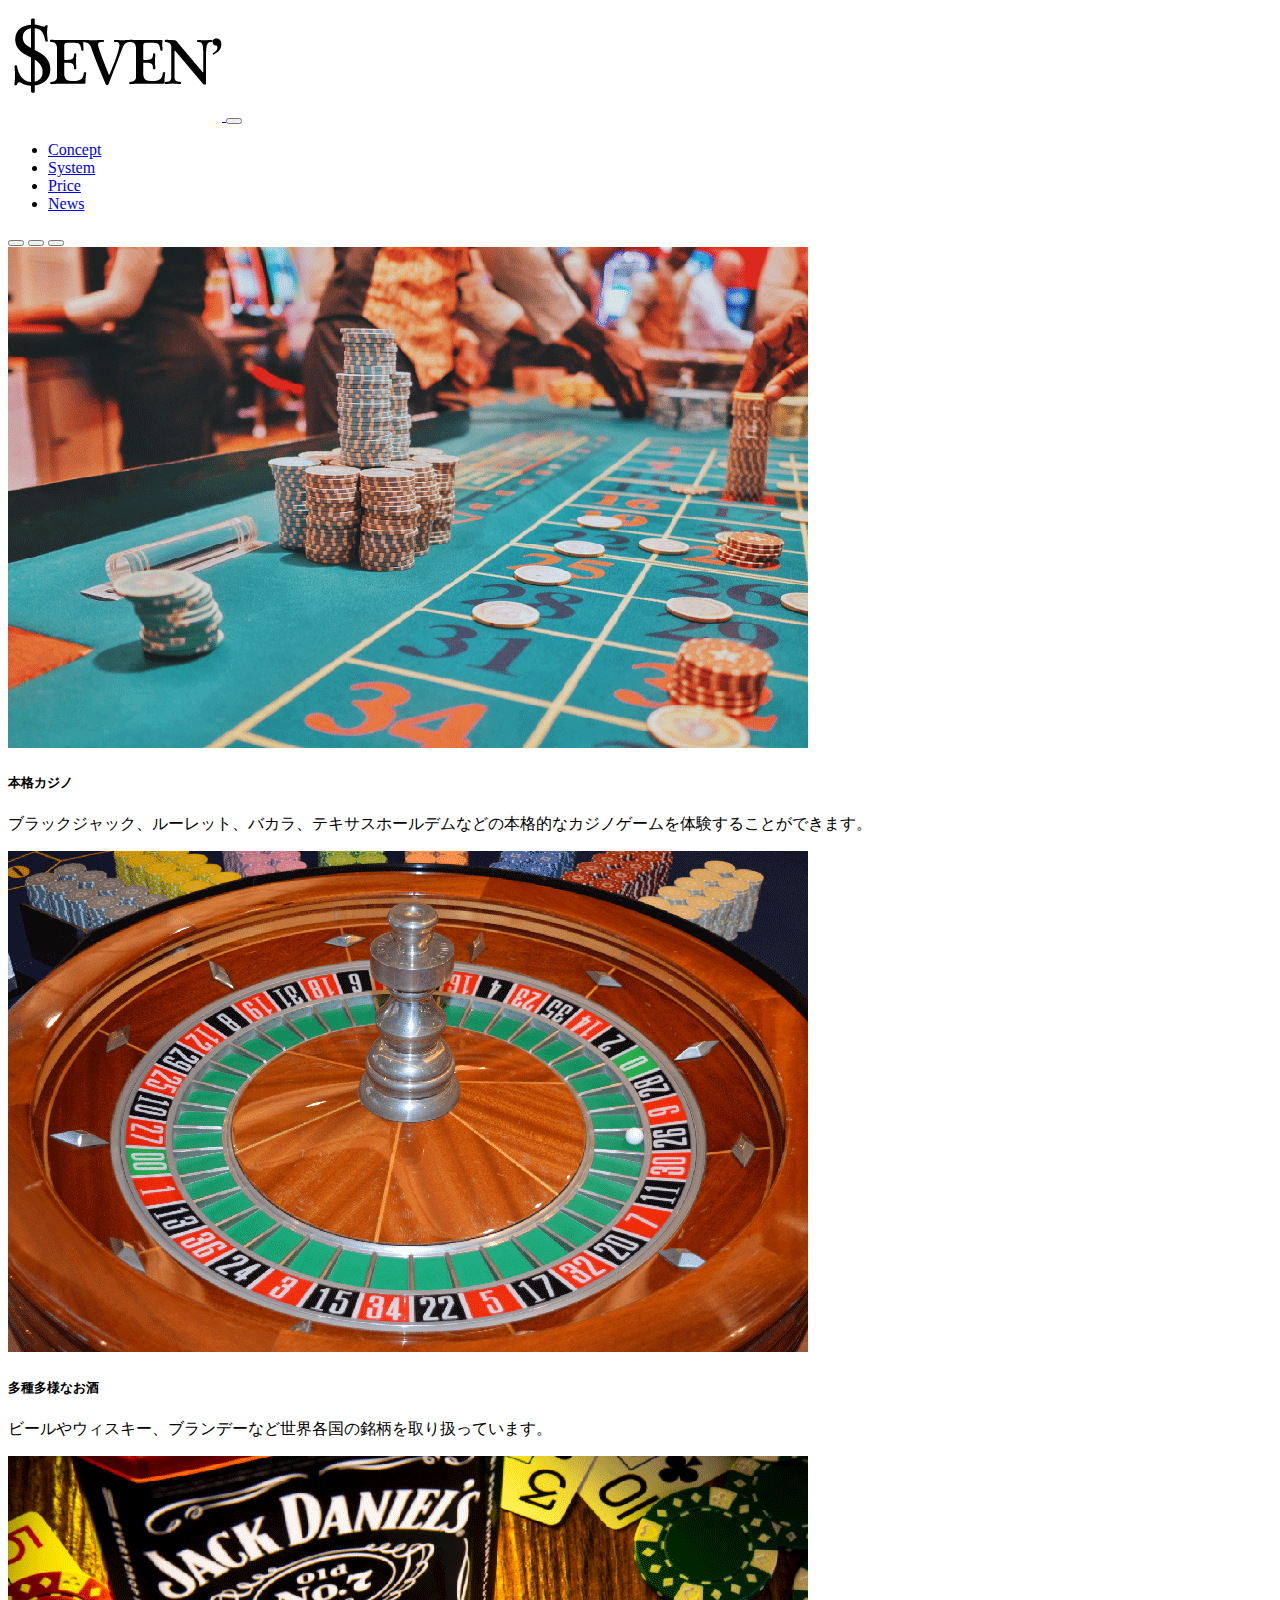
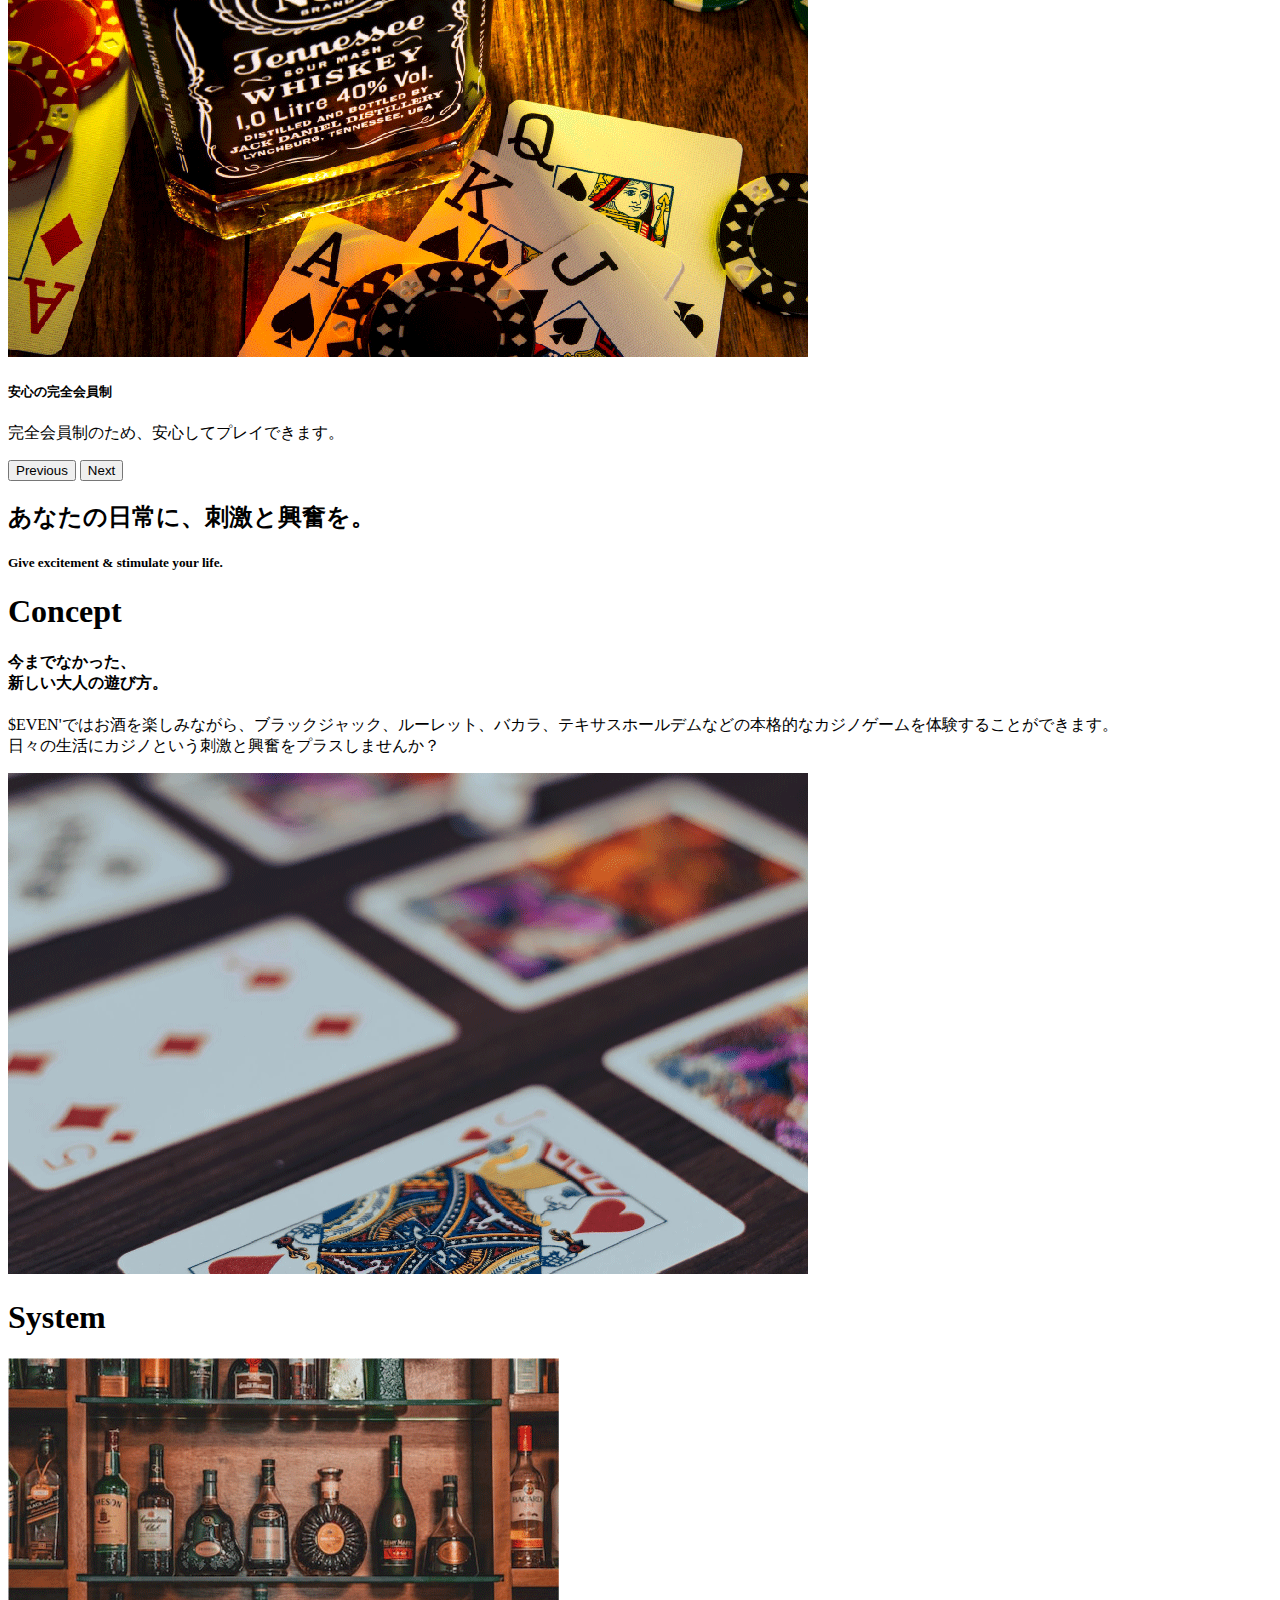
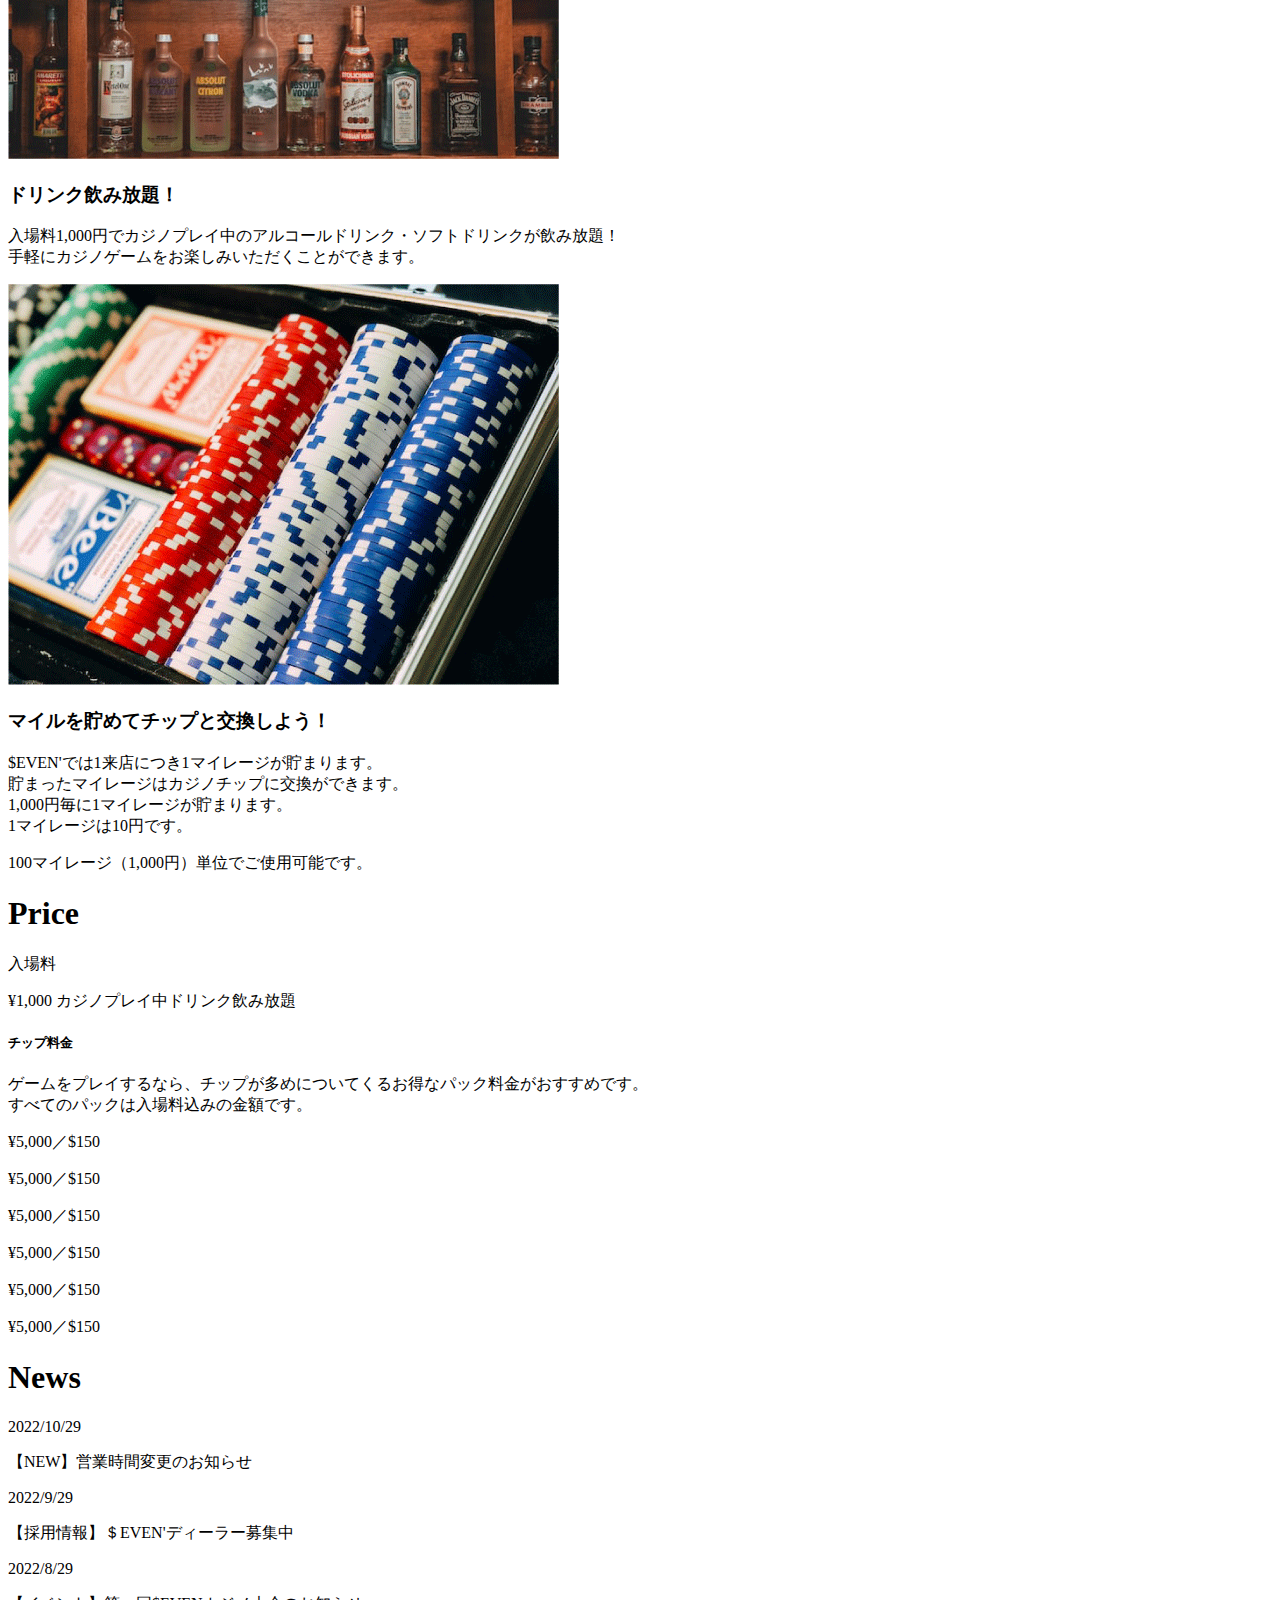
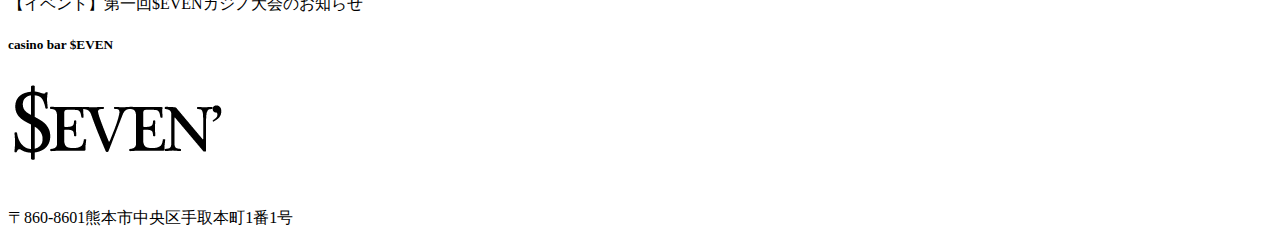
<file: bs_casino/index.html>
<!doctype html>
<html lang="ja">
    <head>
        <meta charset="utf-8">
        <meta name="viewport" content="width=device-width, initial-scale=1">
        <link href="https://cdn.jsdelivr.net/npm/bootstrap@5.0.2/dist/css/bootstrap.min.css" rel="stylesheet" integrity="sha384-EVSTQN3/azprG1Anm3QDgpJLIm9Nao0Yz1ztcQTwFspd3yD65VohhpuuCOmLASjC" crossorigin="anonymous">

        <title>casino bar $EVEN</title>
    </head>

    <body>
        <header>
            <nav class="navbar navbar-expand-lg navbar-light bg-light">
                  <a class="navbar-brand text-center" href="#">
                  <img class="w-50" src="images/logo.png" alt="">
                  </a>
                  <button class="navbar-toggler" type="button" data-bs-toggle="collapse" data-bs-target="#navbarSupportedContent" aria-controls="navbarSupportedContent" aria-expanded="false" aria-label="Toggle navigation">
                    <span class="navbar-toggler-icon"></span>
                  </button>
                  <div class="collapse navbar-collapse" id="navbarSupportedContent">
                    <ul class="navbar-nav me-auto mb-2 mb-lg-0">
                      <li class="nav-item">
                        <a class="nav-link" href="#">Concept</a>
                      </li>

                      <li class="nav-item">
                        <a class="nav-link" href="#">System</a>
                      </li>

                      <li class="nav-item">
                        <a class="nav-link" href="#">Price</a>
                      </li>

                      <li class="nav-item">
                        <a class="nav-link" href="#">News</a>
                      </li>

                      
                    </ul>
                    
                  </div>
              </nav>
        </header>

        <main>
            <section id="slideshow">
                <div id="carouselExampleCaptions" class="carousel slide carousel-dark" data-bs-ride="carousel">
                    <div class="carousel-indicators">
                      <button type="button" data-bs-target="#carouselExampleCaptions" data-bs-slide-to="0" class="active" aria-current="true" aria-label="Slide 1"></button>
                      <button type="button" data-bs-target="#carouselExampleCaptions" data-bs-slide-to="1" aria-label="Slide 2"></button>
                      <button type="button" data-bs-target="#carouselExampleCaptions" data-bs-slide-to="2" aria-label="Slide 3"></button>
                    </div>
                    <div class="carousel-inner">
                      <div class="carousel-item active">
                        <img src="images/001.png" class="d-block w-100" alt="...">
                        <div class="carousel-caption">
                          <h5>本格カジノ</h5>
                          <p class="d-none d-md-block">ブラックジャック、ルーレット、バカラ、テキサスホールデムなどの本格的なカジノゲームを体験することができます。</p>
                        </div>
                      </div>
                      <div class="carousel-item">
                        <img src="images/002.png" class="d-block w-100" alt="...">
                        <div class="carousel-caption text-light">
                          <h5>多種多様なお酒</h5>
                          <p class="d-none d-md-block">ビールやウィスキー、ブランデーなど世界各国の銘柄を取り扱っています。</p>
                        </div>
                      </div>
                      <div class="carousel-item">
                        <img src="images/003.png" class="d-block w-100" alt="...">
                        <div class="carousel-caption text-light">
                          <h5>安心の完全会員制</h5>
                          <p class="d-none d-md-block">完全会員制のため、安心してプレイできます。</p>
                        </div>
                      </div>
                    </div>
                    <button class="carousel-control-prev" type="button" data-bs-target="#carouselExampleCaptions" data-bs-slide="prev">
                      <span class="carousel-control-prev-icon" aria-hidden="true"></span>
                      <span class="visually-hidden">Previous</span>
                    </button>
                    <button class="carousel-control-next" type="button" data-bs-target="#carouselExampleCaptions" data-bs-slide="next">
                      <span class="carousel-control-next-icon" aria-hidden="true"></span>
                      <span class="visually-hidden">Next</span>
                    </button>
                  </div>
            </section>

            <section id="item">
                <div class="container py-5">
                    <h2 class="display-6 text-center pt-5">あなたの日常に、刺激と興奮を。</h2>
                    <h5 class="text-center fst-italic pb-5">Give excitement & stimulate your life.</h5>
                </div>

                <div class="container my-5"> 
                  <div class="row">
                    <div class="col-7 pb-5">
                      <h1 class="text-decoration-underline">Concept
                      </h1>
                      <h4 class="py-2">
                          今までなかった、<br>
                          新しい大人の遊び方。
                      </h4>  
                      <p>
                        $EVEN'ではお酒を楽しみながら、ブラックジャック、ルーレット、バカラ、テキサスホールデムなどの本格的なカジノゲームを体験することができます。<br>
                        日々の生活にカジノという刺激と興奮をプラスしませんか？
                      </p>
                    </div>
                    <div class="col">
                      <img class="img-fluid" src="images/005.png" alt="">
                    </div>
                </div>
              </div>

                <div class="container">
                  <h1 class="text-center text-decoration-underline p-5">System</h1>

                  <div class="row">
                    <div class="col g-3">
                      <img class="img-fluid" src="images/009.png" alt="">
                      <h3 class="py-2">ドリンク飲み放題！</h3>
                      <p>
                        入場料1,000円でカジノプレイ中のアルコールドリンク・ソフトドリンクが飲み放題！<br>
                        手軽にカジノゲームをお楽しみいただくことができます。
                      </p>
                    </div>

                    <div class="col g-3">
                      <img class="img-fluid" src="images/008.png" alt="">
                      <h3 class="py-2">マイルを貯めてチップと交換しよう！</h3>
                      <p>
                        $EVEN'では1来店につき1マイレージが貯まります。<br>
                        貯まったマイレージはカジノチップに交換ができます。<br>
                        1,000円毎に1マイレージが貯まります。<br>
                        1マイレージは10円です。<br>
                      </p>
                      <p class="text-danger py-1">100マイレージ（1,000円）単位でご使用可能です。</p>
                    </div>
                  </div>
                </div>
            </section>

            <section id="jambo">
                <div class="container">
                    <div class="bg-dark p-5 text-white my-5 rounded">
                        <h1 class="text-decoration-underline text-center pb-5">Price</h1>
                        <div class="row pb-5">
                          <div class="col-3 border border-warning text-center">
                            <p class="fw-normal">入場料</p>
                          </div>

                          <div class="col border border-warning text-center">
                            <p class="fw-normal">¥1,000 カジノプレイ中ドリンク飲み放題</p>
                          </div>
                        </div>

                        <h5>チップ料金</h5>
                        <p>
                          ゲームをプレイするなら、チップが多めについてくるお得なパック料金がおすすめです。<br>
                          すべてのパックは入場料込みの金額です。
                        </p>

                        <div class="row pb-3">
                          <div class="col border border-warning text-center g-3 m-1">
                            <p>¥5,000／$150</p>
                          </div>

                          <div class="col border border-warning text-center g-3 m-1">
                            <p>¥5,000／$150</p>
                          </div>

                          <div class="col border border-warning text-center g-3 m-1">
                            <p>¥5,000／$150</p>
                          </div>

                          <div class="col border border-warning text-center g-3 m-1">
                            <p>¥5,000／$150</p>
                          </div>

                          <div class="col border border-warning text-center g-3 m-1">
                            <p>¥5,000／$150</p>
                          </div>

                          <div class="col border border-warning text-center g-3 m-1">
                            <p>¥5,000／$150</p>
                          </div>

                        </div>
                        
                    </div>
                </div>
            </section>

            <section class="container py-5">
              <h1 class="text-decoration-underline">News</h1>
              <div class="row border-bottom pt-5">
                <p class="col-2">2022/10/29</p>
                <p class="col">【NEW】営業時間変更のお知らせ</p>
              </div>

              <div class="row border-bottom pt-3">
                <p class="col-2">2022/9/29</p>
                <p class="col">【採用情報】＄EVEN'ディーラー募集中</p>
              </div>

              <div class="row border-bottom pt-3 mb-5">
                <p class="col-2">2022/8/29</p>
                <p class="col">【イベント】第一回$EVENカジノ大会のお知らせ</p>
              </div>
            </section>


        </main>

        <footer>
            <div class="bg-light text-dark p-5 text-center">
                <h5>casino bar $EVEN</h5>
                <img src="images/logo.png" alt="">
                <p>〒860-8601熊本市中央区手取本町1番1号</p>

            </div>
        </footer>

        <script src="https://cdn.jsdelivr.net/npm/bootstrap@5.0.2/dist/js/bootstrap.bundle.min.js" integrity="sha384-MrcW6ZMFYlzcLA8Nl+NtUVF0sA7MsXsP1UyJoMp4YLEuNSfAP+JcXn/tWtIaxVXM" crossorigin="anonymous"></script>
    </body>
</html>
</file>
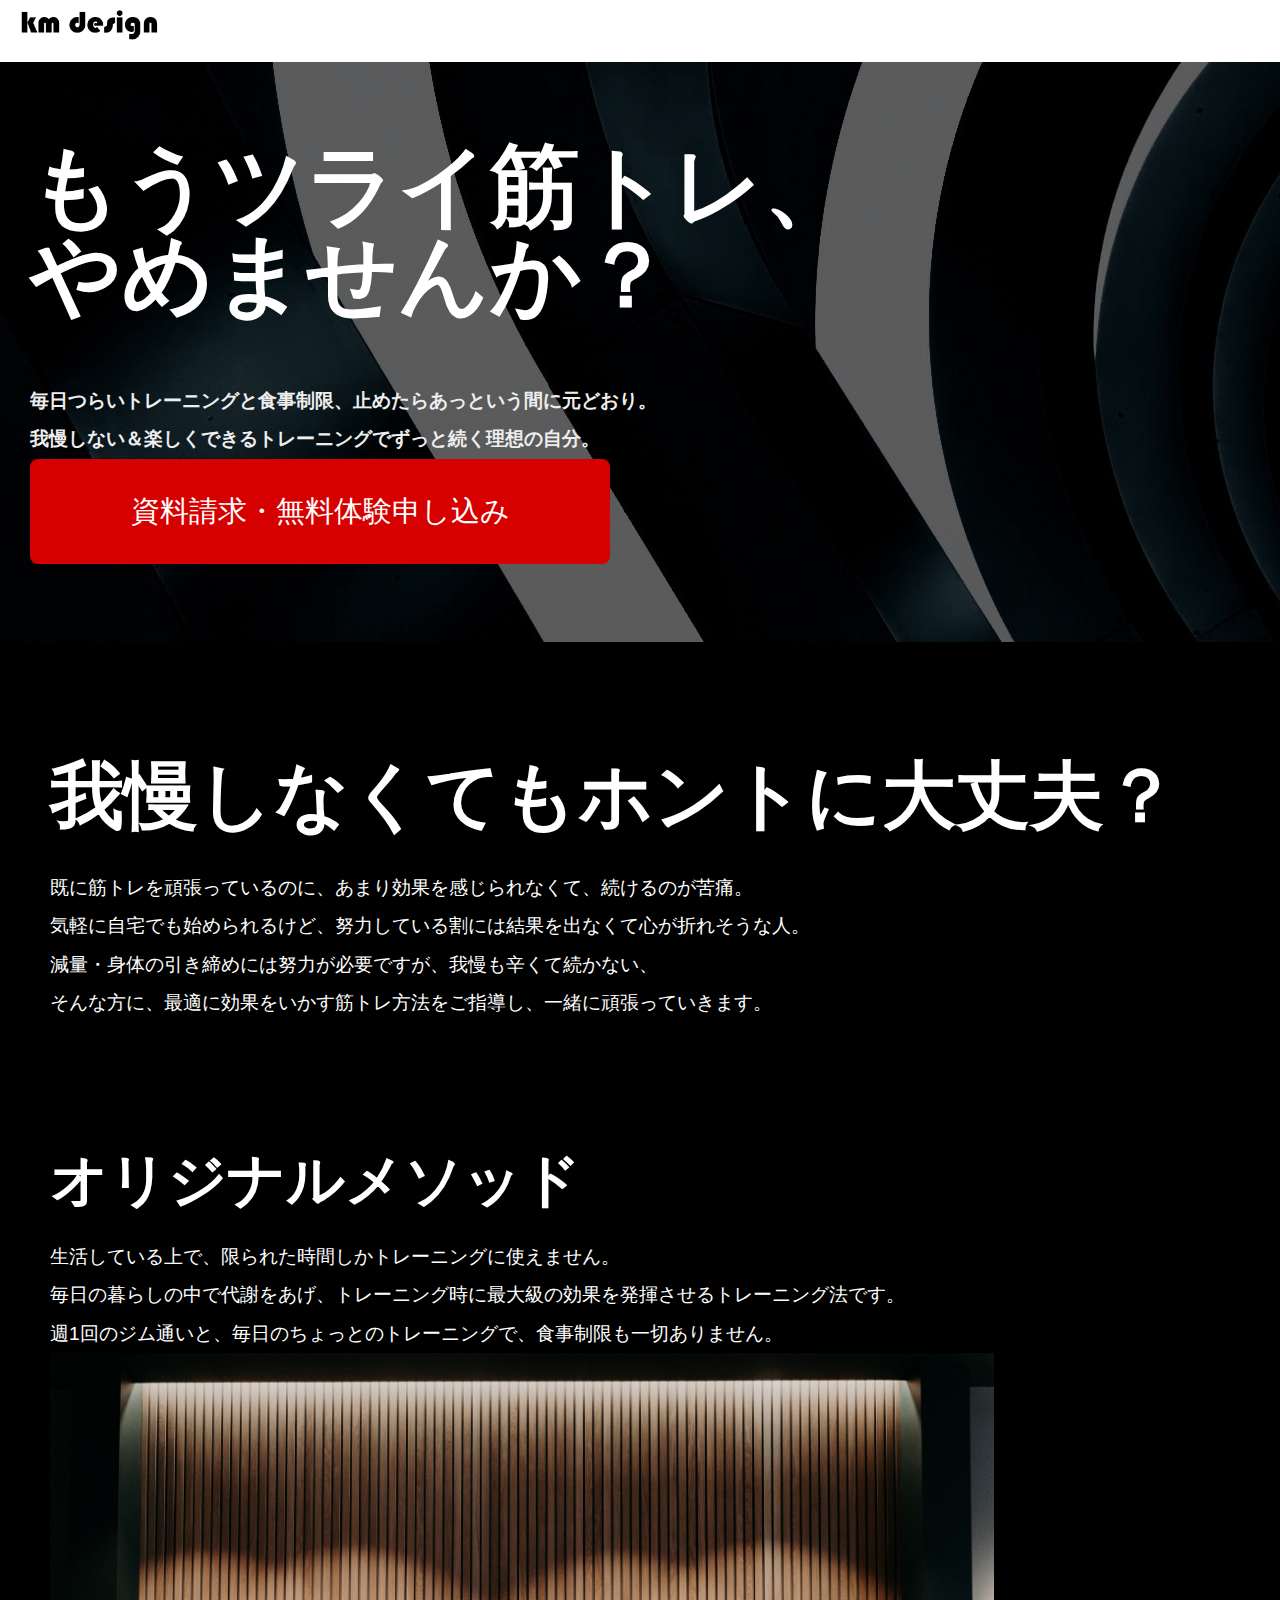
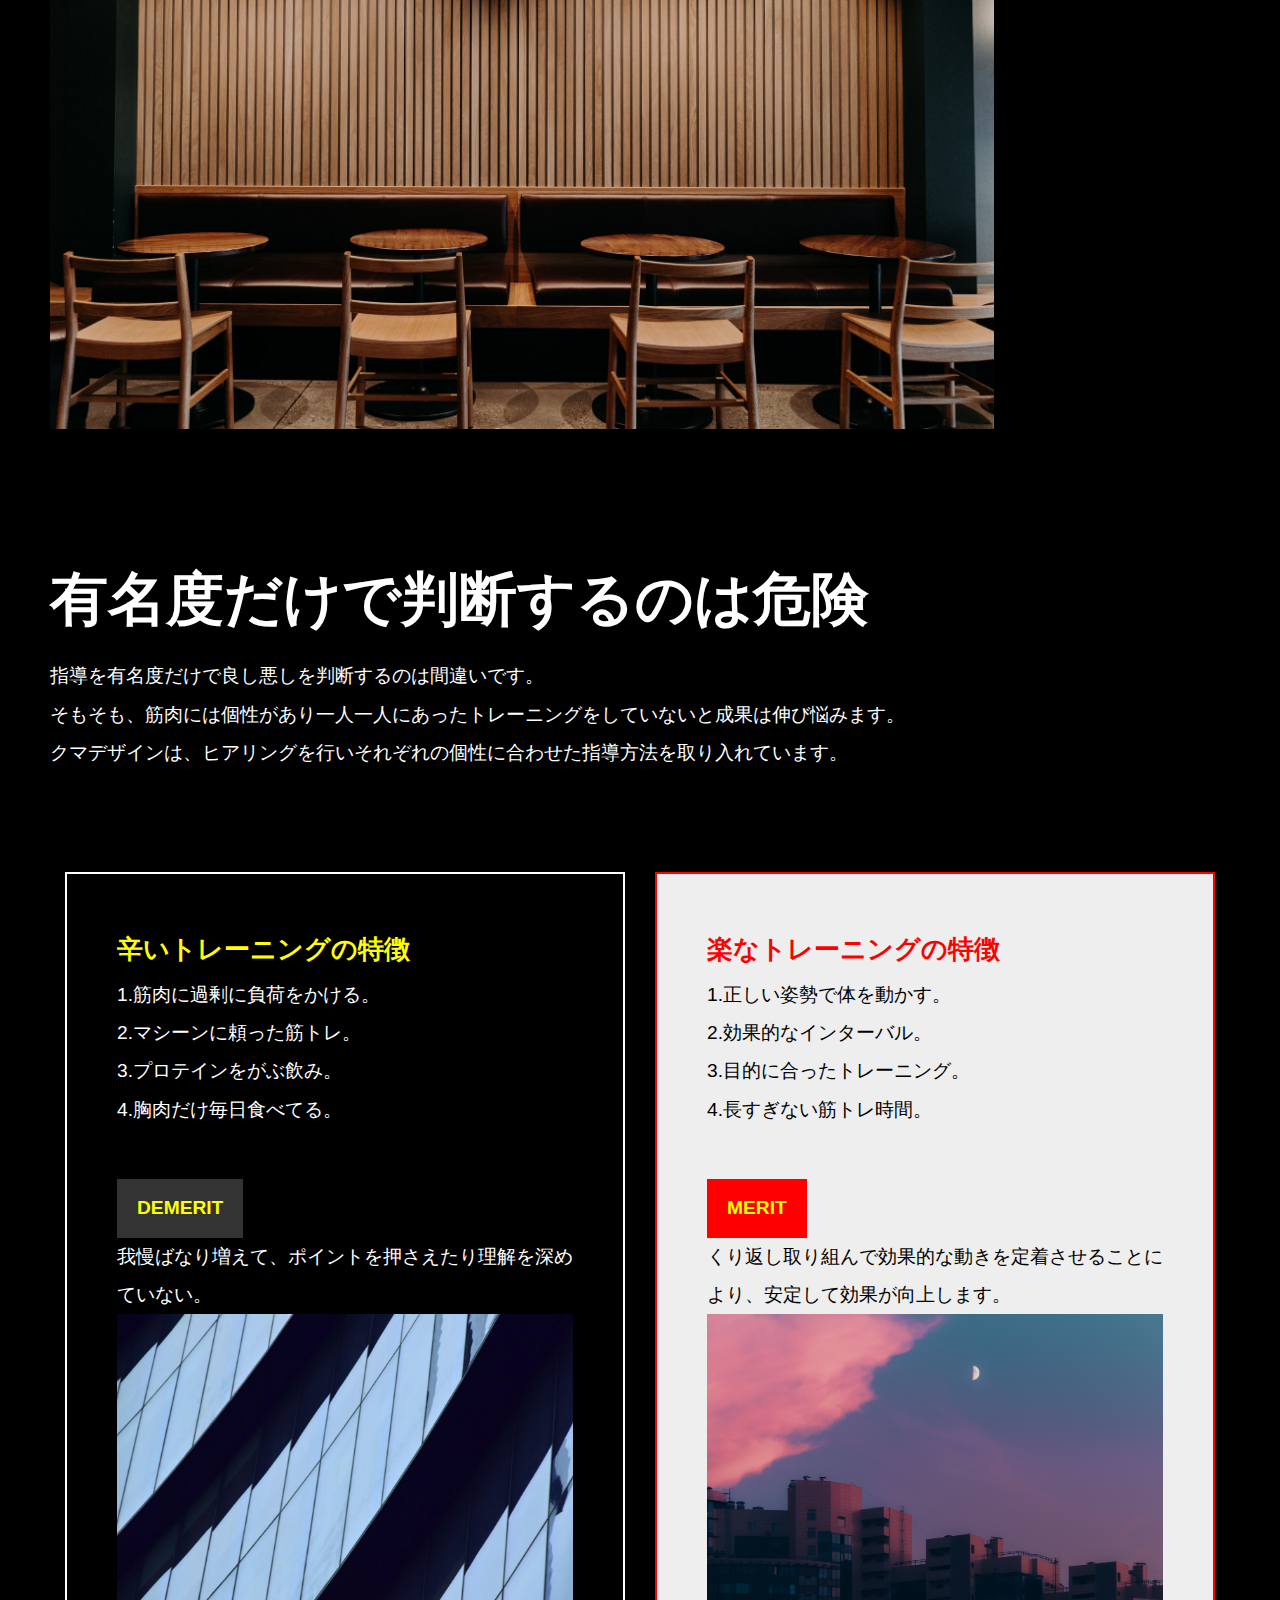
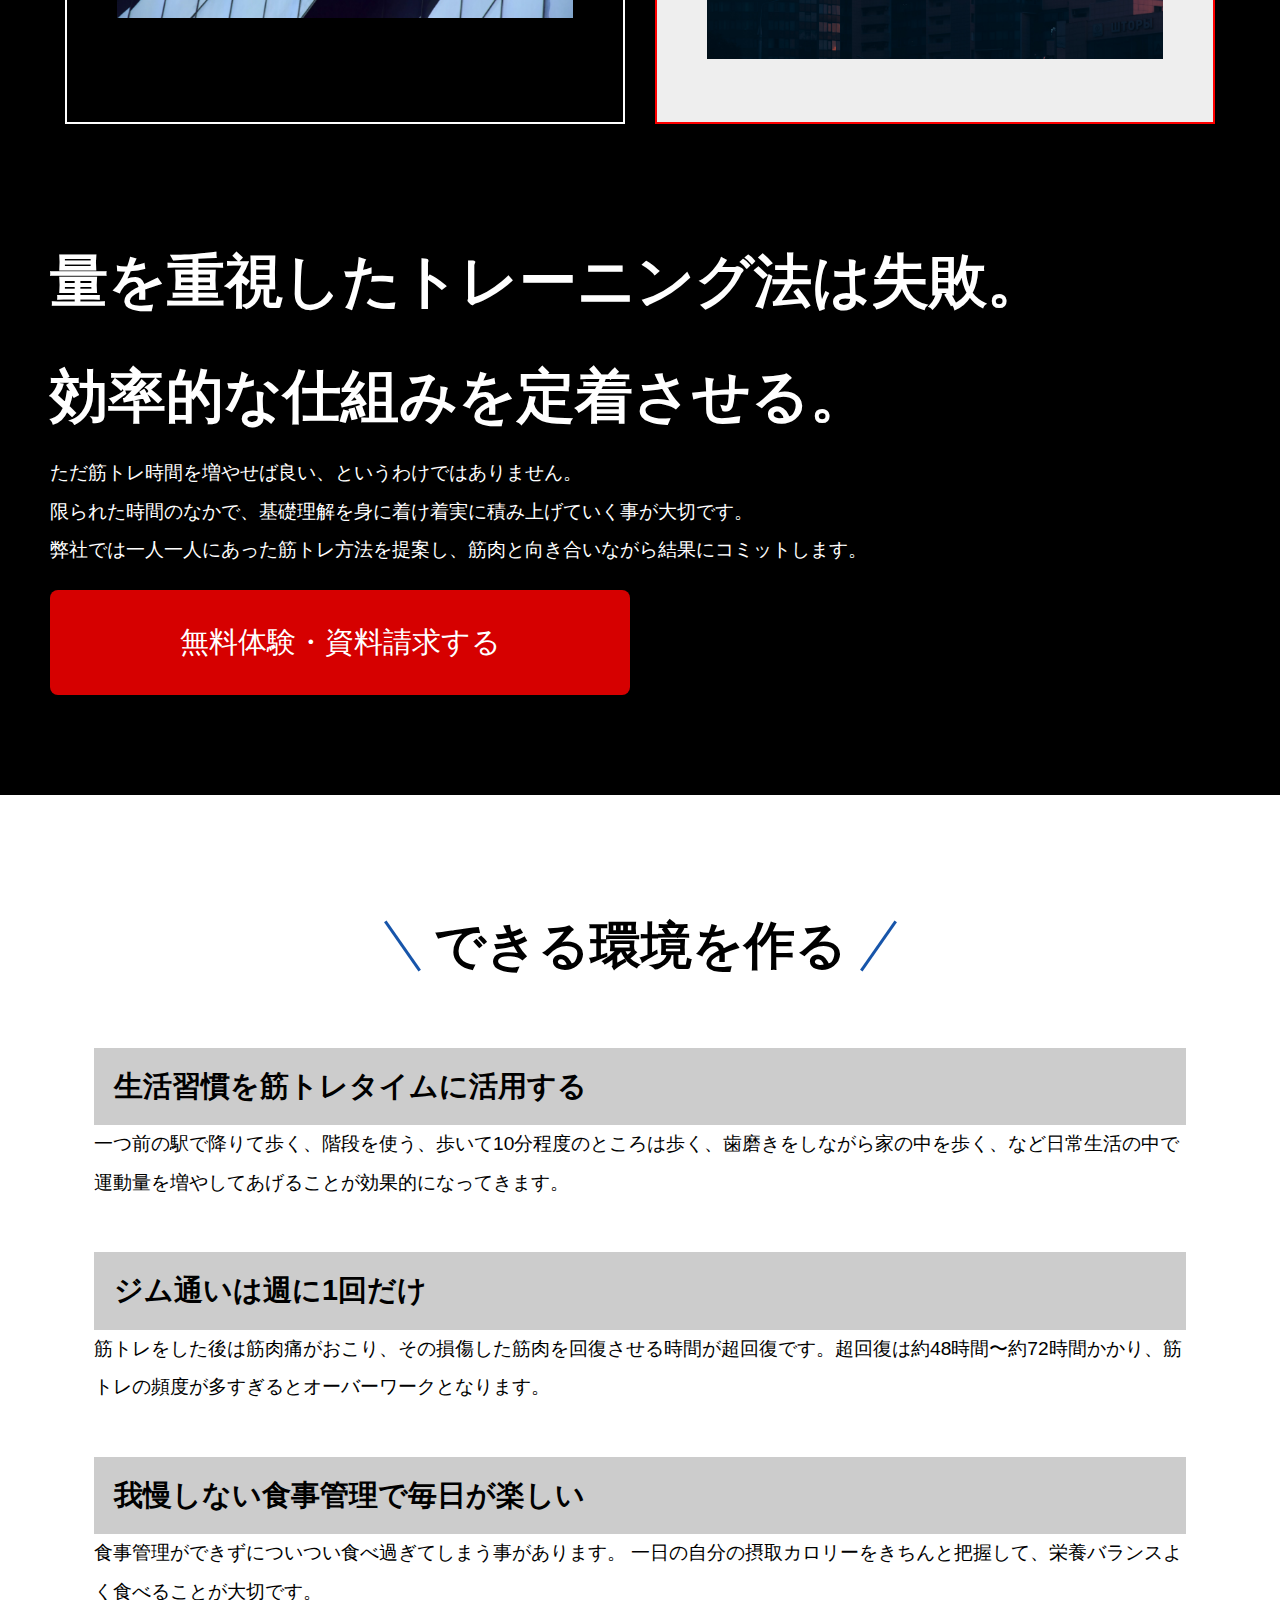
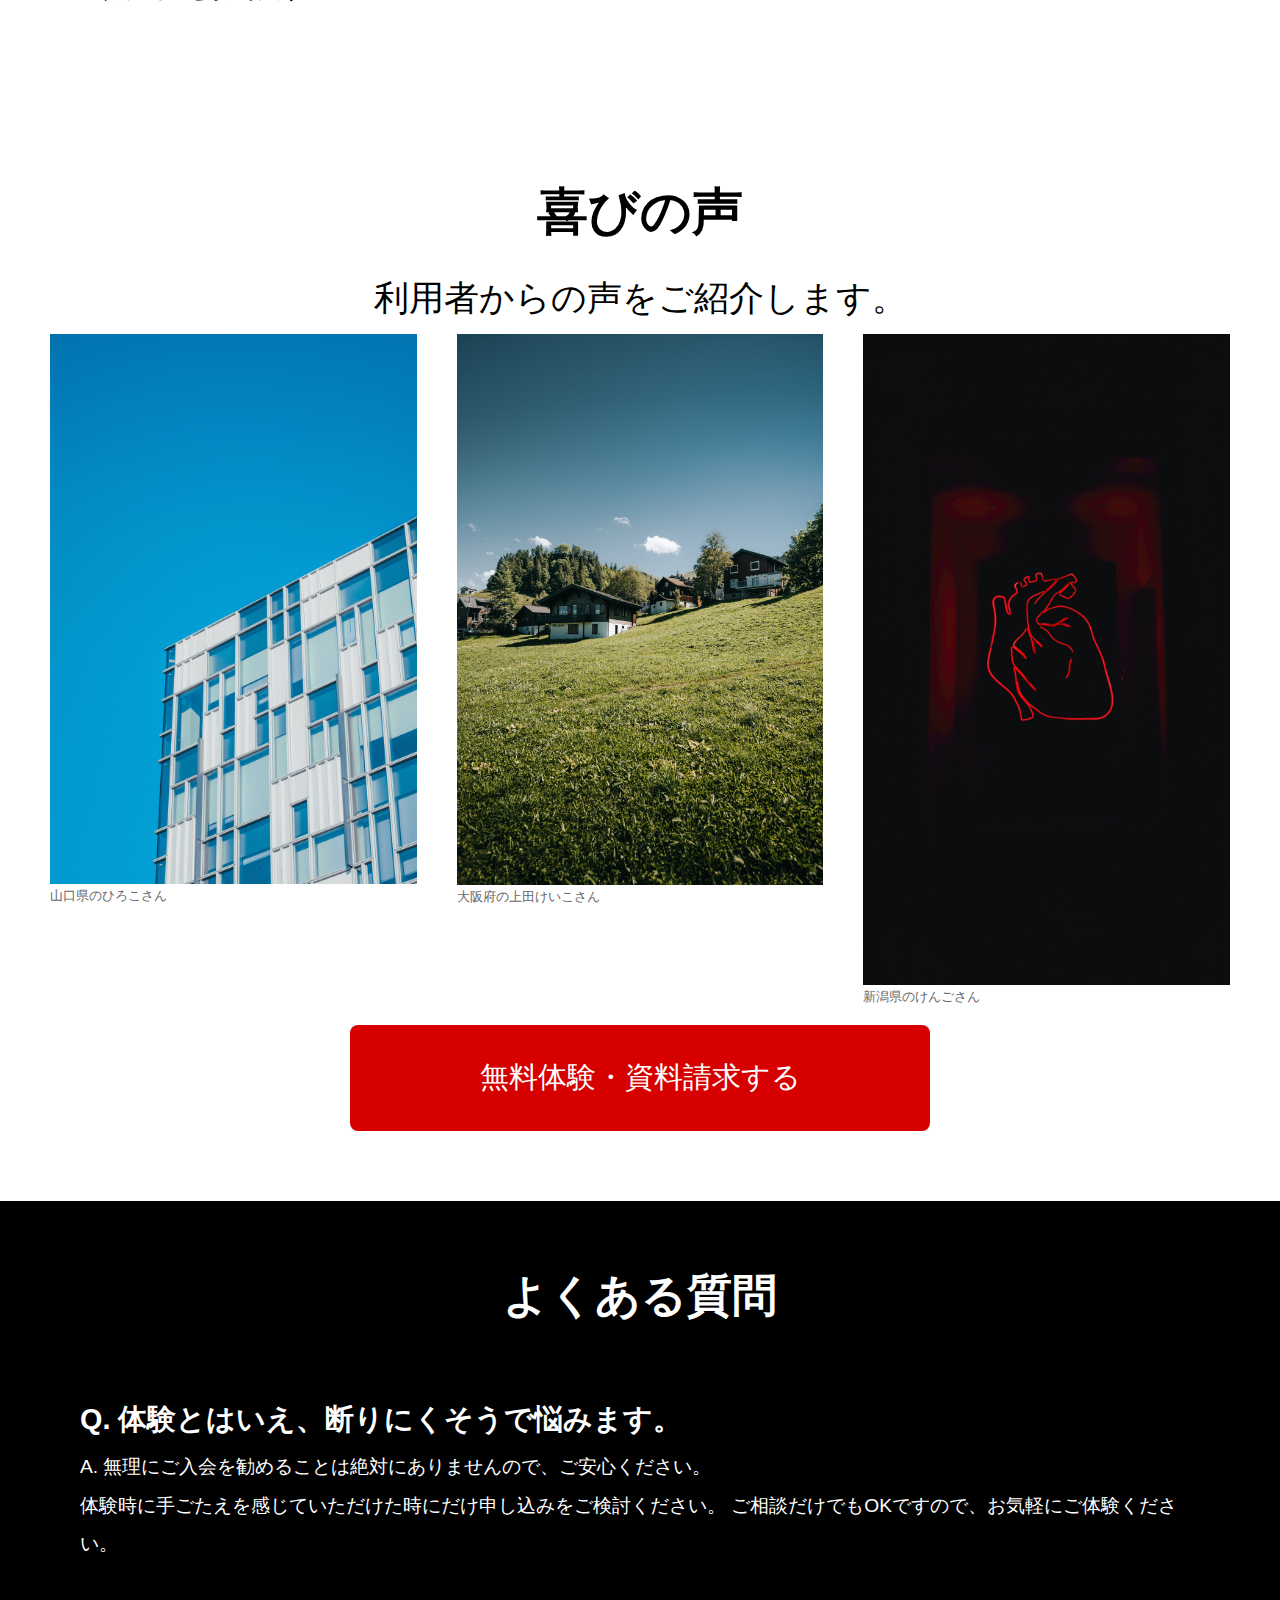
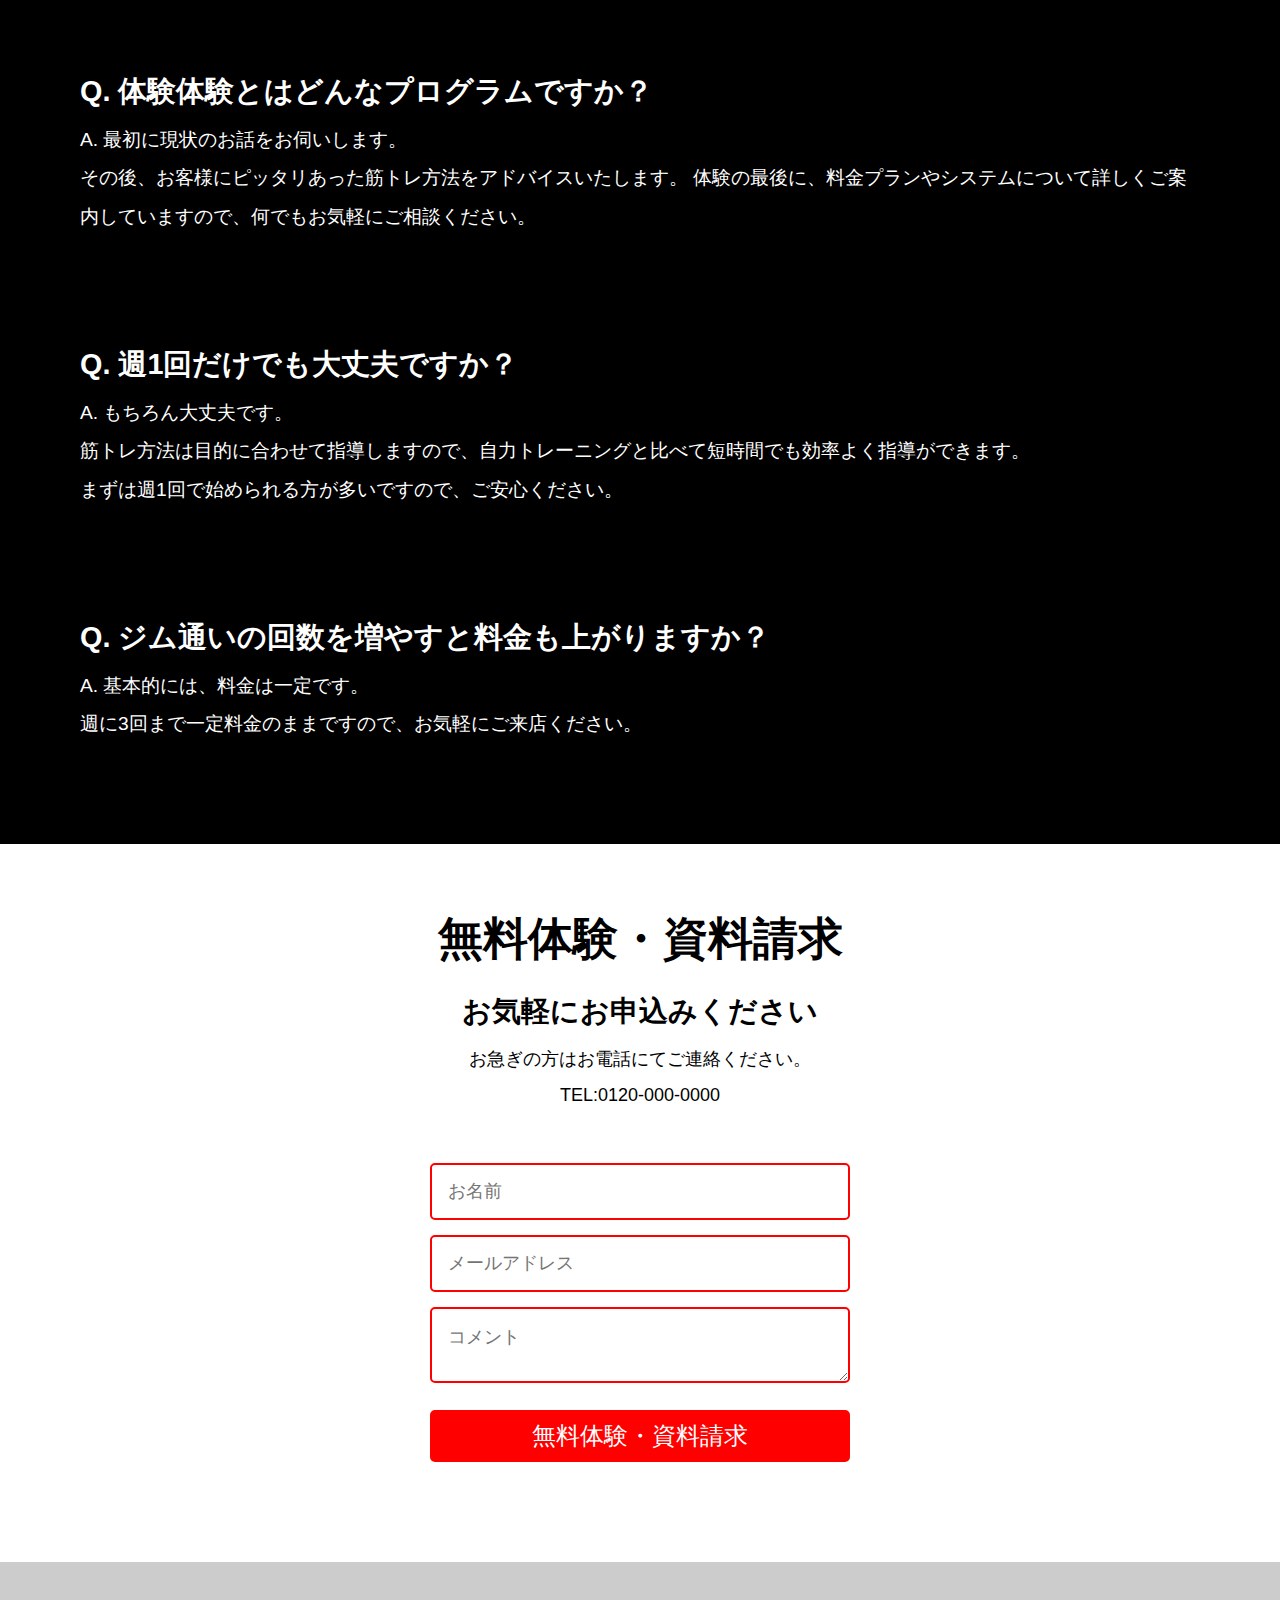
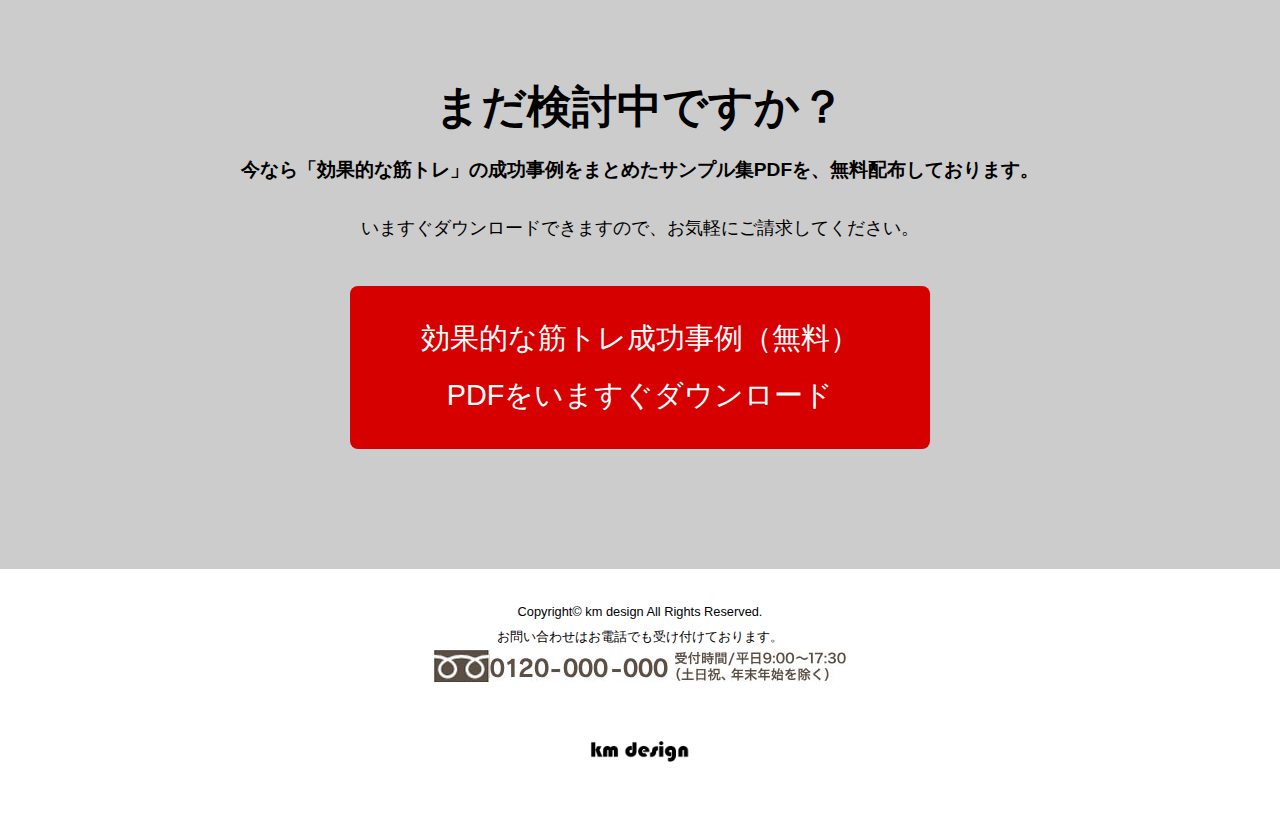
<file: lp_kitaeru/index.html>
<!DOCTYPE html>
<html lang="ja">
<head>
<meta charset="UTF-8">
<title>我慢しない楽なトレーニング「クマデザイン」</title>
<meta name="viewport" content="width=device-width, initial-scale=1">
<meta name="description" content="業界最安の家庭教師はクマデザイン">
<link rel="stylesheet" href="css/style.css">
</head>

<body>
<div id="container">

<header>
<h1 id="logo"><a href="#"><img src="images/logo.png" alt="km design"></a></h1>
</header>


<main>
	<section>
	<div class="mainLayer">
		<div class="layer-txt">もうツライ筋トレ、<br />やめませんか？</div>
		<div class="layer-bg"></div>
    <div class="layer-btn">
			 <div class="btnContactArea">
		  <p>毎日つらいトレーニングと食事制限、止めたらあっという間に元どおり。<br />
			我慢しない＆楽しくできるトレーニングでずっと続く理想の自分。</p>	
      <a href="#cta" class="btn_blue"><span class="bl__text">資料請求・無料体験申し込み</span></a>
			</div>
		</div>
	</div><!--/mainLayer-->
	</section>



	<section>
	<div class="problem">
	<h2>我慢しなくても<span class="break-sm">ホントに大丈夫？</span></h2>
	<p>既に筋トレを頑張っているのに、あまり効果を感じられなくて、続けるのが苦痛。<br />
	気軽に自宅でも始められるけど、努力している割には結果を出なくて心が折れそうな人。</p>
	<p>減量・身体の引き締めには努力が必要ですが、我慢も辛くて続かない、<br />
	そんな方に、最適に効果をいかす筋トレ方法をご指導し、一緒に頑張っていきます。</p>

	<h3>オリジナルメソッド</h3>
	<p>生活している上で、限られた時間しかトレーニングに使えません。<br />
	毎日の暮らしの中で代謝をあげ、トレーニング時に最大級の効果を発揮させるトレーニング法です。<br />
	週1回のジム通いと、毎日のちょっとのトレーニングで、食事制限も一切ありません。</p>
	<img src="images/02.jpg" alt="4:2:4" class="ai">

	<h3>有名度だけで判断するのは危険</h3>
	<p>指導を有名度だけで良し悪しを判断するのは間違いです。<br />
	そもそも、筋肉には個性があり一人一人にあったトレーニングをしていないと成果は伸び悩みます。<br />
	クマデザインは、ヒアリングを行いそれぞれの個性に合わせた指導方法を取り入れています。</p>

		<div class="yesnoRow">
			<div class="yesnoBox">
			<h4>辛いトレーニングの特徴</h4>
				<p>1.筋肉に過剰に負荷をかける。</p>
				<p>2.マシーンに頼った筋トレ。</p>
				<p>3.プロテインをがぶ飲み。</p>
				<p>4.胸肉だけ毎日食べてる。</p>
			<h5>DEMERIT</h5>
				<div class="pointDetail">我慢ばなり増えて、ポイントを押さえたり理解を深めていない。 </div>
				<img src="images/01.jpg" alt="辛いイメージ">
			</div>
			<div class="yesnoBox yes">
			<h4>楽なトレーニングの特徴</h4>
				<p>1.正しい姿勢で体を動かす。</p>
				<p>2.効果的なインターバル。</p>
				<p>3.目的に合ったトレーニング。</p>
				<p>4.長すぎない筋トレ時間。</p>
			<h5>MERIT</h5>
				<div class="pointDetail">くり返し取り組んで効果的な動きを定着させることにより、安定して効果が向上します。</div>
				<img src="images/03.jpg" alt="楽なイメージ">
			</div>
		</div>

	<h3>量を重視したトレーニング法は失敗。<br />効率的な仕組みを定着させる。</h3>
		<p>ただ筋トレ時間を増やせば良い、というわけではありません。<br />
			限られた時間のなかで、基礎理解を身に着け着実に積み上げていく事が大切です。</p>
		<p>弊社では一人一人にあった筋トレ方法を提案し、筋肉と向き合いながら結果にコミットします。</p>
		 <div class="btnContactArea">
			<a href="#cta" class="btn_blue"><span class="bl__text">無料体験・資料請求する</span></a>
		</div>
	</div><!--/problem-->
	</section>



	<section>
	<div class="howto">
	<h2>できる環境を作る</h2>
		<dl>
		<dt>生活習慣を筋トレタイムに活用する</dt>
		<dd>一つ前の駅で降りて歩く、階段を使う、歩いて10分程度のところは歩く、歯磨きをしながら家の中を歩く、など日常生活の中で運動量を増やしてあげることが効果的になってきます。</dd>
		<dt>ジム通いは週に1回だけ</dt>
		<dd>筋トレをした後は筋肉痛がおこり、その損傷した筋肉を回復させる時間が超回復です。超回復は約48時間〜約72時間かかり、筋トレの頻度が多すぎるとオーバーワークとなります。</dd>
		<dt>我慢しない食事管理で毎日が楽しい</dt>
		<dd>食事管理ができずについつい食べ過ぎてしまう事があります。
		一日の自分の摂取カロリーをきちんと把握して、栄養バランスよく食べることが大切です。</dd>
		</dl>
	</div><!--/howto-->
	</section>



	<section>
	<div class="works">
	<h2>喜びの声</h2>
	<p class="text-center">利用者からの声をご紹介します。</p>
		<div class="worksRow">
			<div class="worksBox">
				<a href="#" target="_blank"><img src="images/05.jpg" alt=""><br />山口県のひろこさん</a>
			</div>
			<div class="worksBox">
				<a href="#" target="_blank"><img src="images/06.jpg" alt=""><br />大阪府の上田けいこさん</a>
			</div>
			<div class="worksBox">
				<a href="#" target="_blank"><img src="images/07.jpg" alt=""><br />新潟県のけんごさん</a>
			</div>
		</div>
			 <div class="btnContactArea">
				<a href="#cta" class="btn_blue m-auto"><span class="bl__text">無料体験・資料請求する</span></a>
			</div>
	</div><!--/works-->
	</section>



	<section>
	<div class="faq">
	<h2>よくある質問</h2>
		<div class="faqList">
			<div class="faqTitle"> Q. 体験とはいえ、断りにくそうで悩みます。</div>
				<div class="faqDetail">
				A. 無理にご入会を勧めることは絶対にありませんので、ご安心ください。<br />
				体験時に手ごたえを感じていただけた時にだけ申し込みをご検討ください。
				ご相談だけでもOKですので、お気軽にご体験ください。
				</div>
		</div>
		<div class="faqList">
			<div class="faqTitle"> Q. 体験体験とはどんなプログラムですか？</div>
				<div class="faqDetail">
				A. 最初に現状のお話をお伺いします。<br />
				その後、お客様にピッタリあった筋トレ方法をアドバイスいたします。
				体験の最後に、料金プランやシステムについて詳しくご案内していますので、何でもお気軽にご相談ください。
				</div>
		</div>
		<div class="faqList">
			<div class="faqTitle"> Q. 週1回だけでも大丈夫ですか？</div>
				<div class="faqDetail">
				A. もちろん大丈夫です。<br />
				筋トレ方法は目的に合わせて指導しますので、自力トレーニングと比べて短時間でも効率よく指導ができます。<br />
				まずは週1回で始められる方が多いですので、ご安心ください。
				</div>
		</div>
		<div class="faqList">
			<div class="faqTitle"> Q. ジム通いの回数を増やすと料金も上がりますか？</div>
				<div class="faqDetail">
				A. 基本的には、料金は一定です。<br />
				週に3回まで一定料金のままですので、お気軽にご来店ください。
				</div>
		</div>
	</div><!--/faq-->
	</section>



	<section id="cta">
	<div class="cta">
	<h2>無料体験・資料請求</h2>
	<h3>お気軽にお申込みください</h3>
		<p>お急ぎの方はお電話にてご連絡ください。<br />TEL:0120-000-0000</p>
			<form>      
			  <input name="name" type="text" class="feedback-input" placeholder="お名前" />   
			  <input name="email" type="text" class="feedback-input" placeholder="メールアドレス" />
			  <textarea name="text" class="feedback-input" placeholder="コメント"></textarea>
			  <input type="submit" value="無料体験・資料請求"/>
			</form>
	</div><!--/cta-->
	</section>



	<section>
	<div class="download">
	<h2>まだ検討中ですか？</h2>
	<h3>今なら「効果的な筋トレ」の成功事例をまとめたサンプル集PDFを、無料配布しております。</h3>
		<p>いますぐダウンロードできますので、お気軽にご請求してください。</p>
		 <div class="btnContactArea">
			<a href="#cta" class="btn_blue m-auto"><span class="bl__text">効果的な筋トレ成功事例（無料）<br />
			PDFをいますぐダウンロード</span></a>
		</div>
	</div><!--/download-->
	</section>
</main>



<footer>
<small>Copyright&copy; km design All Rights Reserved.</small><br />
お問い合わせはお電話でも受け付けております。
	<div><img src="images/footer_tel.jpg" alt="telephone"></div>
	<div class="footer-logo"><a href="#"><img src="images/logo.png" alt="km design"></a></div>
</footer>

</div><!--/container-->
</body>
</html>
</file>
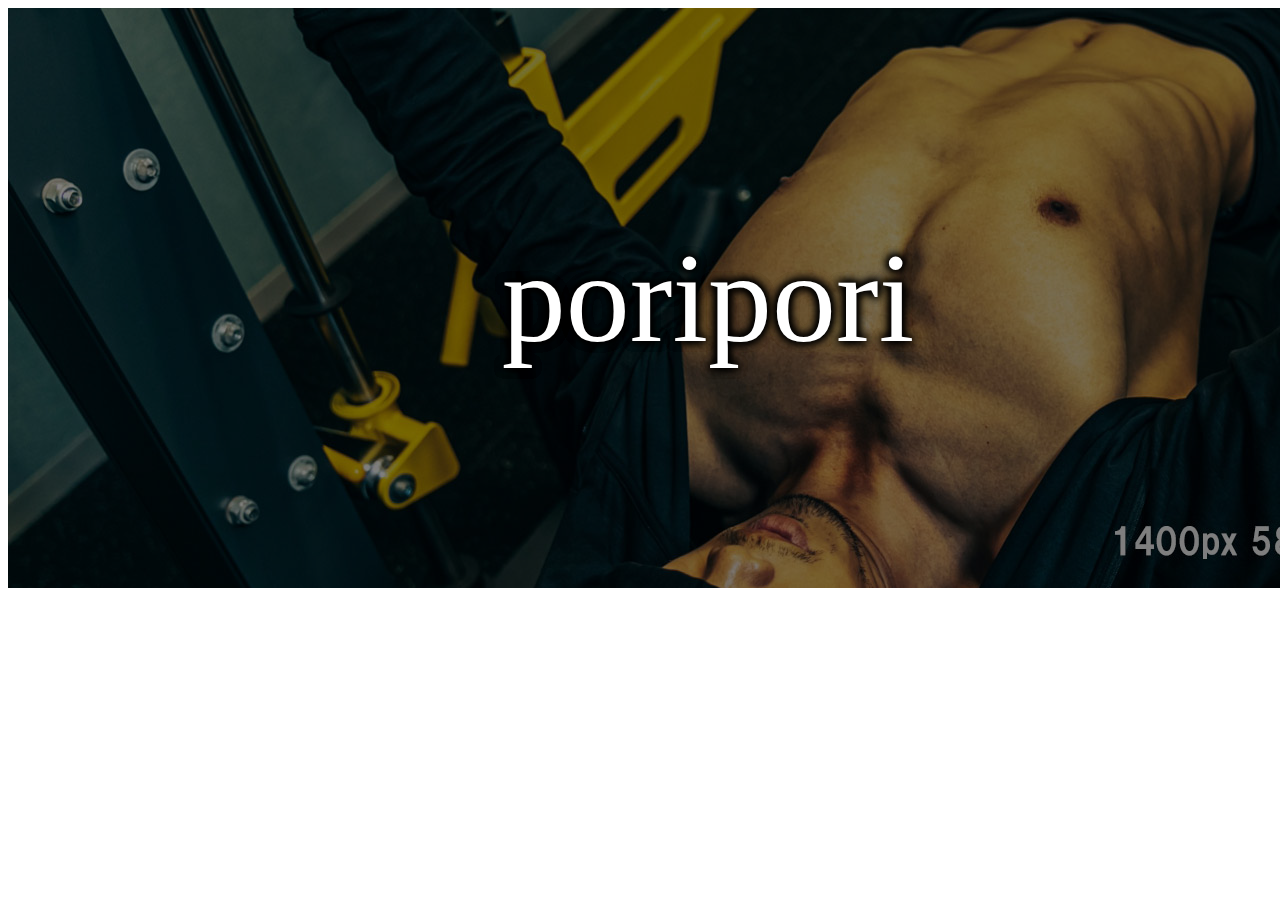
<file: lp_kitaeru/bg.html>
<!DOCTYPE html>
<html lang="ja">
<head>
    <meta charset="UTF-8">
    <meta name="viewport" content="width=device-width, initial-scale=1.0">
    <title>文字と画像を重ねる</title>
    <style>
      .mainV{
        position: relative;
        background: url("images/main_5.jpg");
        width: 1400px;
        height: 580px;
      }
      .mainV::before{
        content: "";
        position: absolute;
        background: rgba(0,0,0,0.5);
        top: 0;
        right: 0;
        left: 0;
        bottom: 0;
      }
      .mainT{
        position: absolute;
        top: 50%;
        left: 50%;
        transform: translate(-50%,-50%);
        font-size: 8rem;
        color: #fff;
      }
      .huchi-txt{
        text-shadow: 0 0 10px #000,
                          0 0 10px #000,
                          0 0 10px #000,
                          0 0 10px #000;
      }
    </style>
</head>
<body>
    <head></head>
    <main>
        <section>
            <div class="mainV">
                <div class="mainT huchi-txt">poripori</div>
            </div>
        </section>
    </main>
</body>
</html>
</file>
<file: lp_kitaeru/css/style.css>
@charset "utf-8";
* { 
	box-sizing:border-box; 
	margin:0px; 
	padding:0px; 
	font-size:100%; 
}
body {
	margin: 0px;
	padding: 0px;
	color: #000;
	font-family: "游ゴシック Medium", "Yu Gothic Medium", "游ゴシック体", YuGothic, "ヒラギノ角ゴ Pro W3", "Hiragino Kaku Gothic Pro", "メイリオ", Meiryo, "ＭＳ Ｐゴシック", "MS PGothic", sans-serif;
	font-size:18px;
	line-height:2;
	background:#fff;
}
img { 
	border:none; 
	max-width:100%; 
	height:auto; 
}
a	{ 
	color:#666; 
	text-decoration:none; 
	transition:0.3s; 
}
.text-center { 
	text-align:center; 
}
.text-right	{ 
	text-align:right; 
}
.text-left	{ 
	text-align:left; 
}
.m-auto { 
	margin:auto; 
}

#container { 
	max-width:1400px; 
	margin:0 auto; 
	padding:0; 
}
header { 
	padding:10px 20px; 
}
header #logo img { 
	width:140px; 
}
footer { 
	text-align:center; 
	padding:30px 0px 10px; 
	font-size:0.8rem; 
}
footer .footer-logo { 
	width:100px; 
	margin:50px auto; 
}
/* スマホ用調整 */
@media screen and (max-width:767px){
	#container { 
		width:auto; 
	}
	footer { 
		text-align:center; 
		padding:10px; 
	}
	.break-sm { 
		display:block; 
	}
}


.mainLayer { 
  position:relative;
  height:580px;
}
.mainLayer .layer-txt {
  line-height: 1;
  font-size: 5.6rem;
  font-weight: bold;
  position: absolute;
  top: 80px;
  left: 30px;
  color: #fff;
}
.mainLayer .layer-bg {
  width:1400px;
  height:580px;
  background:#000 url(../images/04.jpg) no-repeat 50% 50%;
  position:absolute;
  z-index:-1;
  top: 0;
   left: 0;
}
.mainLayer .layer-bg::before {
  content:"";
  top: 0;
  right: 0;
  bottom: 0;
  left: 0;
  background:rgba(0, 0, 0, 0.6);
  position:absolute;
}
.mainLayer .layer-btn { 
  position:absolute;
  top: 300px;
  left: 30px;
}
.mainLayer .layer-btn p { 
  font-size:1.2rem;
  font-weight:bold;
  color:#eee;
}
.txt-fuchi {
  text-shadow:0 0 10px #000,
  0 0 10px #000,
  0 0 10px #000,
   0 0 10px #000,
  0 0 10px #000,
  0 0 10px #000,
  0 0 10px #000;
}

@media screen and (max-width:900px){
	.mainLayer .layer-txt {
    font-size: 4.6rem;
  }
}
@media screen and (max-width:767px){
	.mainLayer {
    height: auto;
  }
	.mainLayer .layer-txt {
    font-size: 2.4rem;
    padding: 30px 10px;
    top: 0;
    left: 0;
    text-shadow: none;
    background: rgba(0,0,0,7);
    width: 100%;
  }
	.mainLayer .layer-bg {
    width: auto;
  height: 460px;
  background: url(../images/main_4.jpg) 59% 50%;
  position : initial;
  }
	.mainLayer .layer-bg::before{ 
  conten: "";
  background: rgba(0,0,0,0);
  }
	.mainLayer .layer-btn {
  position: initial;
  padding: 30px 20px;
  }
	.mainLayer .layer-btn p { 
  color: #000;
  text-shadow: none;
  }
}


.problem { 
	background:#000; 
	font-size:1.2rem; 
	color:#fff; 
	padding:80px 50px; 
}
.problem h2 { 
	font-size:4.6rem; 
	font-weight:bold; 
}
.problem h3 { 
	font-size:3.6rem; 
	font-weight:bold; 
	margin-top:100px; 
}
.problem h4 { 
	font-size:1.6rem; 
	font-weight:bold; 
	color:#ff0; 
}
.problem h5 { 
	font-size:1.2rem; 
	font-weight:bold; 
	color:#ff0; 
	background:#333; 
	display:inline-block; 
	padding:10px 20px; 
	margin-top:50px; 
}
.problem img.ai { 
	width:80%; 
}
.problem .yesnoRow { 
	display:flex; 
	justify-content:space-between; 
	margin-top:100px; 
}
.problem .yesnoBox { 
	width:50%; 
	border:solid 2px #fff; 
	padding:50px; 
	margin:0 15px; 
}
.problem .yes { 
	background:#eee; 
	color:#000; 
	border:solid 2px #f00; 
}
.problem .yes h4 { 
	color:#f00; 
}
.problem .yes h5 { 
	background:#f00; 
}
/* スマホ用調整 */
@media screen and (max-width:767px){
	.problem { 
		padding:50px 20px; 
	}
	.problem h2 { 
		font-size:2.4rem; 
		color:#ff0; 
		line-height:1.2; 
		margin-bottom:20px; 
	}
	.problem h3 { 
		font-size:2.2rem; 
		color:#ff0; 
		line-height:1.2; 
		margin-bottom:20px; 
	}
	.problem img.ai { 
		width:100%; 
	}
	.problem .yesnoRow { 
		display:block; 
	}
	.problem .yesnoBox { 
		width:100%; 
		padding:20px; 
		margin:0 0 50px 0; 
	}
}


.howto { 
	font-size:2.2rem; 
	color:#000; 
	padding:50px 30px; 
	margin:auto; width:90%; 
}
.howto h2 { 
	font-size:3.2rem; 
	font-weight:bold; 
	display:flex; 
	justify-content:center; 
	align-items:center; 
	margin:50px 0; 
}
.howto h2::before, .howto h2::after { 
	content:''; 
	width:3px; 
	height:60px; 
	background:#1755aa; 
}
.howto h2::before { 
	margin-right:30px; 
	transform:rotate(-35deg); 
}
.howto h2::after { 
	margin-left:30px; 
	transform:rotate(35deg); 
}
.howto dl { 
	padding:0px 0px; 
	margin-bottom:20px; 
}
.howto dt { 
	font-size:1.8rem; 
	font-weight:bold; 
	background:#ccc; 
	padding:10px 20px; 
}
.howto dd { 
	font-size:1.2rem; 
	margin-bottom:50px;
}
/* スマホ用調整 */
@media screen and (max-width:767px){
	.howto { 
		padding:0; 
		width:98%; 
	}
	.howto h2 { 
		font-size:1.8rem; 
		padding:20px 0; 
	}
	.howto dt { 
		font-size:1.4rem; 
	}
	.howto dd { 
		padding:20px; 
	}
}


.works { 
	font-size:2.2rem; 
	color:#000; 
	padding:50px 30px; 
}
.works h2 { 
	font-size:3.2rem; 
	font-weight:bold; 
	text-align:center; 
}
.works .worksRow { 
	display:flex; 
	justify-content:space-between; 
}
.works .worksRow .worksBox { 
	width:calc(100%/3); 
	padding:0 20px; 
	font-size:0.8rem; 
	line-height:1rem; 
}
/* スマホ用調整 */
@media screen and (max-width:767px){
	.works h2 { 
		font-size:2.2rem; 
	}
	.works p { 
		font-size:1.2rem; 
	}
	.works .worksRow { 
		display:block; 
	}
	.works .worksRow .worksBox { 
		width:100%; 
	}
}


.faq { 
	background:#000; 
	font-size:1.2rem; 
	color: #fff; 
	padding:50px 30px; 
}
.faq h2 { 
	font-size:2.8rem; 
	font-weight:bold; 
	text-align:center; 
}
.faqList { 
	padding:50px; 
}
.faq .faqTitle { 
	font-size:1.8rem; 
	font-weight:bold; 
}
.faq .faqDetail {  }
/* スマホ用調整 */
@media screen and (max-width:767px){
	.faq { 
		padding:30px 20px; 
	}
	.faq h2 { 
		font-size:2.2rem; 
		color:#ff0; 
	}
	.faqList { 
		padding:0px 0px 50px 0px; 
	}
}


.cta { 
	padding:50px 30px; 
}
.cta h2 { 
	font-size:2.8rem; 
	font-weight:bold; 
	text-align:center; 
}
.cta h3 { 
	font-size:1.8rem; 
	font-weight:bold; 
	text-align:center; 
}
.cta p { 
	text-align:center; 
}
.cta form { 
	max-width:420px; margin:50px auto; 
}
.cta .feedback-input { 
	border-radius:5px; 
	border:2px solid #f00; 
	padding:16px; 
	margin-bottom:15px; 
	width:100%; 
}
.cta .feedback-input:focus { 
	border:2px solid #000; 
}
.ct textarea { 
	height:150px; 
	line-height:150%; 
	resize:vertical; 
}
[type="submit"] { 
	width:100%; 
	background:#f00; 
	border-radius:5px; 
	border:0; cursor:pointer;
	color:#fff; 
	font-size:24px; 
	padding:10px 0px; 
	transition:all 0.3s; 
}
[type="submit"]:hover { 
	background:#000; 
}
/* スマホ用調整 */
@media screen and (max-width:767px){
	.cta { 
		padding:30px 20px; 
	}
	.cta h2 { 
		font-size:1.8rem; 
	}
}


.download { 
	background:#ccc; 
	padding:100px 20px; 
}
.download h2 { 
	font-size:2.8rem; 
	font-weight:bold; 
	text-align:center; 
}
.download h3 { 
	font-size:1.2rem; 
	font-weight:bold; 
	text-align:center; 
}
.download p { 
	text-align:center; 
	padding:20px; 
}
/* スマホ用調整 */
@media screen and (max-width:767px){
	.download { 
		padding:50px 20px; 
	}
	.download h2 { 
		font-size:1.8rem; 
	}
	.download h3 { 
		text-align:left; 
	}
	.download p { 
		text-align:left; 
	}
}


.btnContactArea { 
	margin:20px 0;
}
.btnContactArea a.btn_blue { 
	display:block; 
	padding:1.5rem 3.0rem; 
	border-radius:8px; 
	transition:0.3s; 
	max-width:580px; 
	background:#d60000; 
}
.btnContactArea a.btn_blue span.bl__text { 
	display:block; 
	position:relative; 
	text-align:center; 
	color:#fff; 
	font-size:1.8rem; 
}
a.btn_blue:hover { 
	background:#01b5d0; 
}
/* スマホ用調整 */
@media screen and (max-width:767px){
	.btnContactArea a.btn_blue { 
		max-width:100%; 
		padding:1.5rem 1.2rem; 
	}
	.btnContactArea a.btn_blue span.bl__text { 
		font-size:1.2rem; 
	}
}
</file>
